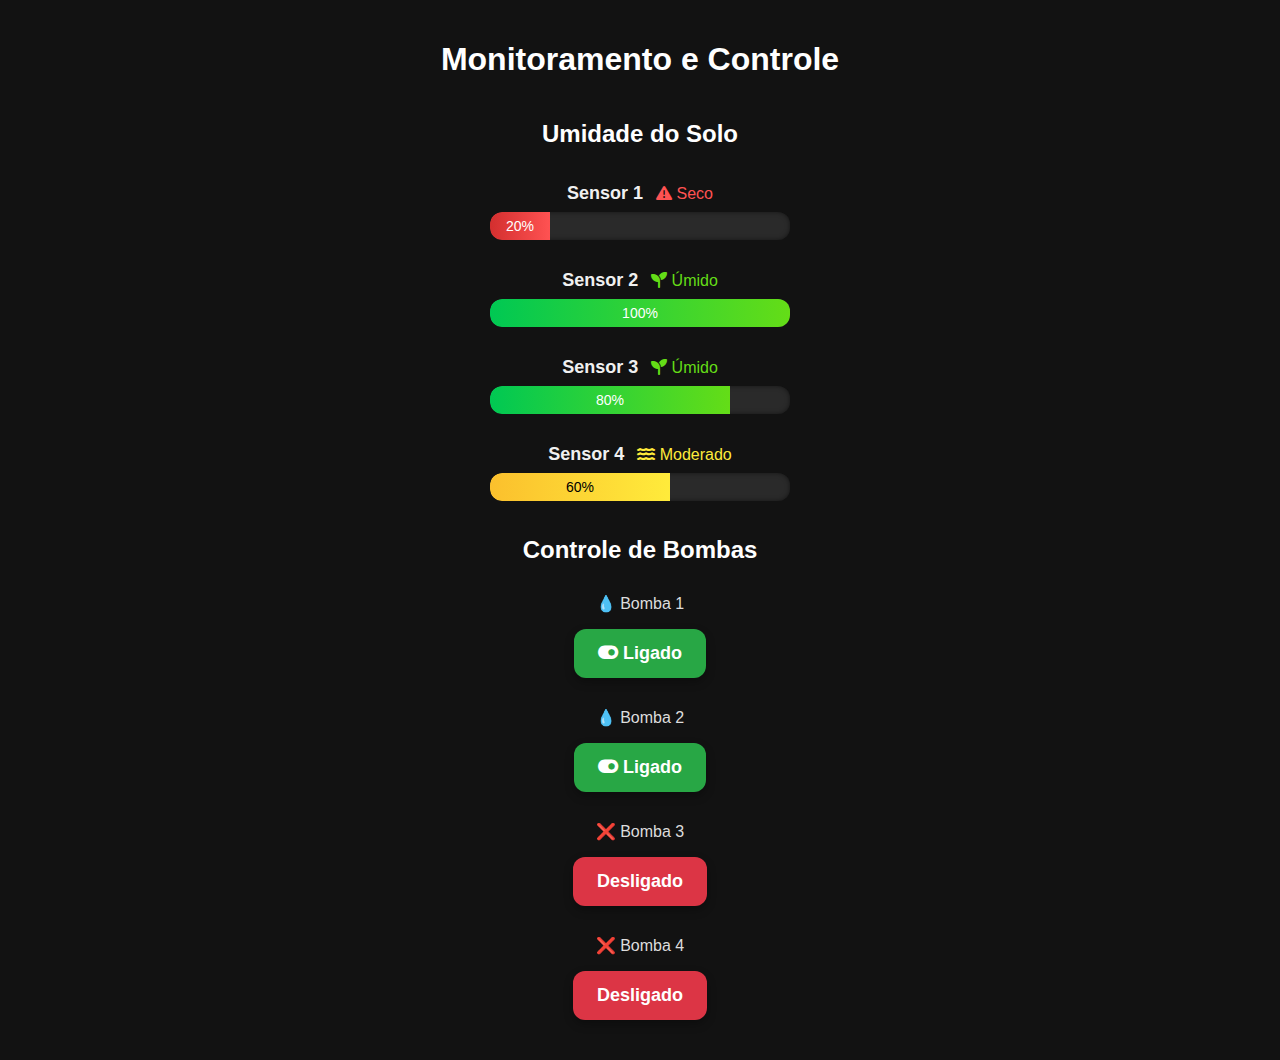
<file: html/index.html>
<!DOCTYPE html>
<html lang="pt">
<head>
  <meta charset="UTF-8">
  <title>Monitoramento e Controle</title>
  <link rel="stylesheet" href="style.css">
  <link rel="stylesheet" href="https://cdnjs.cloudflare.com/ajax/libs/font-awesome/6.5.0/css/all.min.css" integrity="sha512-..." crossorigin="anonymous" referrerpolicy="no-referrer" />
  <script src="script.js"></script>

<body>
  <h1>Monitoramento e Controle</h1>

  <h2>Umidade do Solo</h2>

  <div class="sensor-container">
    <label for="sensor1">
      Sensor 1
      <span id="sensor1-alert" class="sensor-alert"></span>
    </label>
    <div class="progress-bar">
      <div id="sensor1-bar" class="progress-fill">0%</div>
    </div>
  </div>

  <div class="sensor-container">
    <label for="sensor2">
      Sensor 2
      <span id="sensor2-alert" class="sensor-alert"></span>
    </label>
    <div class="progress-bar">
      <div id="sensor2-bar" class="progress-fill">0%</div>
    </div>
  </div>

  <div class="sensor-container">
    <label for="sensor3">
      Sensor 3
      <span id="sensor3-alert" class="sensor-alert"></span>
    </label>
    <div class="progress-bar">
      <div id="sensor3-bar" class="progress-fill">0%</div>
    </div>
  </div>

  <div class="sensor-container">
    <label for="sensor4">
      Sensor 4
      <span id="sensor4-alert" class="sensor-alert"></span>
    </label>
    <div class="progress-bar">
      <div id="sensor4-bar" class="progress-fill">0%</div>
    </div>
  </div>

  <h2>Controle de Bombas</h2>

  <div class="botao-container">
    <div class="bomba-bloco">
      <label id="bomba1-label" for="bomba1" class="botao-label">❌ Bomba 1</label>
      <button id="bomba1" class="botao desligada" onclick="togglePump(1)">Desligado</button>
    </div>
  </div>

  <div class="botao-container">
    <div class="bomba-bloco">
      <label id="bomba2-label" for="bomba2" class="botao-label">❌ Bomba 2</label>
      <button id="bomba2" class="botao desligada" onclick="togglePump(2)">Desligado</button>
    </div>
  </div>

  <div class="botao-container">
    <div class="bomba-bloco">
      <label id="bomba3-label" for="bomba3" class="botao-label">❌ Bomba 3</label>
      <button id="bomba3" class="botao desligada" onclick="togglePump(3)">Desligado</button>
    </div>
  </div>

  <div class="botao-container">
    <div class="bomba-bloco">
      <label id="bomba4-label" for="bomba4" class="botao-label">❌ Bomba 4</label>
      <button id="bomba4" class="botao desligada" onclick="togglePump(4)">Desligado</button>
    </div>
  </div>

</body>
</html>
</file>
<file: html/style.css>
/* Tema escuro geral */
body {
    background-color: #121212;
    color: #f0f0f0;
    font-family: -apple-system, BlinkMacSystemFont, "Segoe UI", Roboto, sans-serif;
    padding: 20px;
    margin: 0;
  }

  h1, h2 {
    color: #ffffff;
    text-align: center;
  }

  /* Estilo dos botões */
  .botao {
    display: inline-block;
    padding: 14px 24px;
    font-size: 18px;
    border: none;
    border-radius: 12px;
    font-weight: bold;
    text-align: center;
    transition: background-color 0.3s ease, transform 0.1s ease;
    color: white;
    width: 100%;
    max-width: 200px;
    box-shadow: 0 4px 10px rgba(0,0,0,0.3);
    margin: 10px auto;
    display: block;
  }

  /* Estados visuais */
  .ligada {
    background-color: #28a745; /* Verde */
  }

  .desligada {
    background-color: #dc3545; /* Vermelho */
  }

  /* Efeito ao pressionar */
  .botao:active {
    transform: scale(0.97);
  }

  /* Layout responsivo */
  @media (max-width: 600px) {
    .botao {
      font-size: 16px;
      padding: 12px 20px;
    }

    h1, h2 {
      font-size: 20px;
    }
  }

  /* Estilo para sensores */
.sensor-container {
  margin: 16px 0;
}

label {
  display: block;
  margin-bottom: 6px;
  font-weight: bold;
}

.progress-bar {
  width: 100%;
  background-color: #2a2a2a;
  border-radius: 12px;
  overflow: hidden;
  height: 28px;
  box-shadow: inset 0 0 5px rgba(0,0,0,0.5);
}

.progress-fill {
  height: 100%;
  width: 0%;
  background: linear-gradient(90deg, #00c853, #64dd17);
  color: #fff;
  text-align: center;
  line-height: 28px;
  font-size: 14px;
  transition: width 0.4s ease;
  border-radius: 12px 0 0 12px;
}

/* Cores por faixa de umidade */
.progress-fill.low {
  background: linear-gradient(90deg, #d32f2f, #ff5252); /* vermelho */
}

.progress-fill.medium {
  background: linear-gradient(90deg, #fbc02d, #ffeb3b); /* amarelo */
  color: #000; /* contraste melhor */
}

.progress-fill.high {
  background: linear-gradient(90deg, #00c853, #64dd17); /* verde */
}

.sensor-alert {
  font-size: 16px;
  margin-left: 8px;
  vertical-align: middle;
  font-weight: normal;
}

/* Cores visuais para ícones */
.sensor-alert.low {
  color: #ff5252; /* vermelho */
}

.sensor-alert.medium {
  color: #ffeb3b; /* amarelo */
}

.sensor-alert.high {
  color: #64dd17; /* verde */
}

/* Centralizando os elementos de maneira geral */
body {
  display: flex;
  flex-direction: column;
  align-items: center;
  justify-content: center;
  min-height: 100vh;
  margin: 0;
  background-color: #121212;
  color: #f0f0f0;
  font-family: -apple-system, BlinkMacSystemFont, "Segoe UI", Roboto, sans-serif;
}

h2 {
  margin-bottom: 20px;
  font-size: 24px;
  text-align: center;
}

.sensor-container, .botao-container {
  width: 100%;
  max-width: 300px;
  margin: 15px 0;
  text-align: center;
}

/* Ajustando o layout dos sensores */
label {
  display: block;
  margin-bottom: 8px;
  font-size: 18px;
  font-weight: bold;
}

/* Ajustando as barras de progresso */
.progress-bar {
  width: 100%;
  background-color: #2a2a2a;
  border-radius: 12px;
  height: 28px;
  box-shadow: inset 0 0 5px rgba(0, 0, 0, 0.5);
  margin: 0 auto;
  display: block;
}

.progress-fill {
  height: 100%;
  width: 0%;
  color: #fff;
  text-align: center;
  line-height: 28px;
  font-size: 14px;
  transition: width 0.4s ease;
  border-radius: 12px 0 0 12px;
}

/* Ajuste para os botões */
.botao {
  display: inline-block;
  padding: 14px 24px;
  font-size: 18px;
  border: none;
  border-radius: 12px;
  font-weight: bold;
  text-align: center;
  width: 100%;
  max-width: 200px;
  margin: 10px auto;
  transition: background-color 0.3s ease, transform 0.1s ease;
}

.botao-container {
  display: flex;
  justify-content: center;
  text-align: center;
  margin: 10px auto;
}

.botao-label {
  display: block;
  text-align: center;
  margin-bottom: 6px;
  font-size: 1rem;
  color: #ddd;
  font-weight: 500;
}

/* .botao-container {
  margin: 16px auto;
  text-align: center;
} */

/* Estilos para estados das barras */
.progress-fill.low {
  background: linear-gradient(90deg, #d32f2f, #ff5252); /* vermelho */
}

.progress-fill.medium {
  background: linear-gradient(90deg, #fbc02d, #ffeb3b); /* amarelo */
}

.progress-fill.high {
  background: linear-gradient(90deg, #00c853, #64dd17); /* verde */
}
</file>
